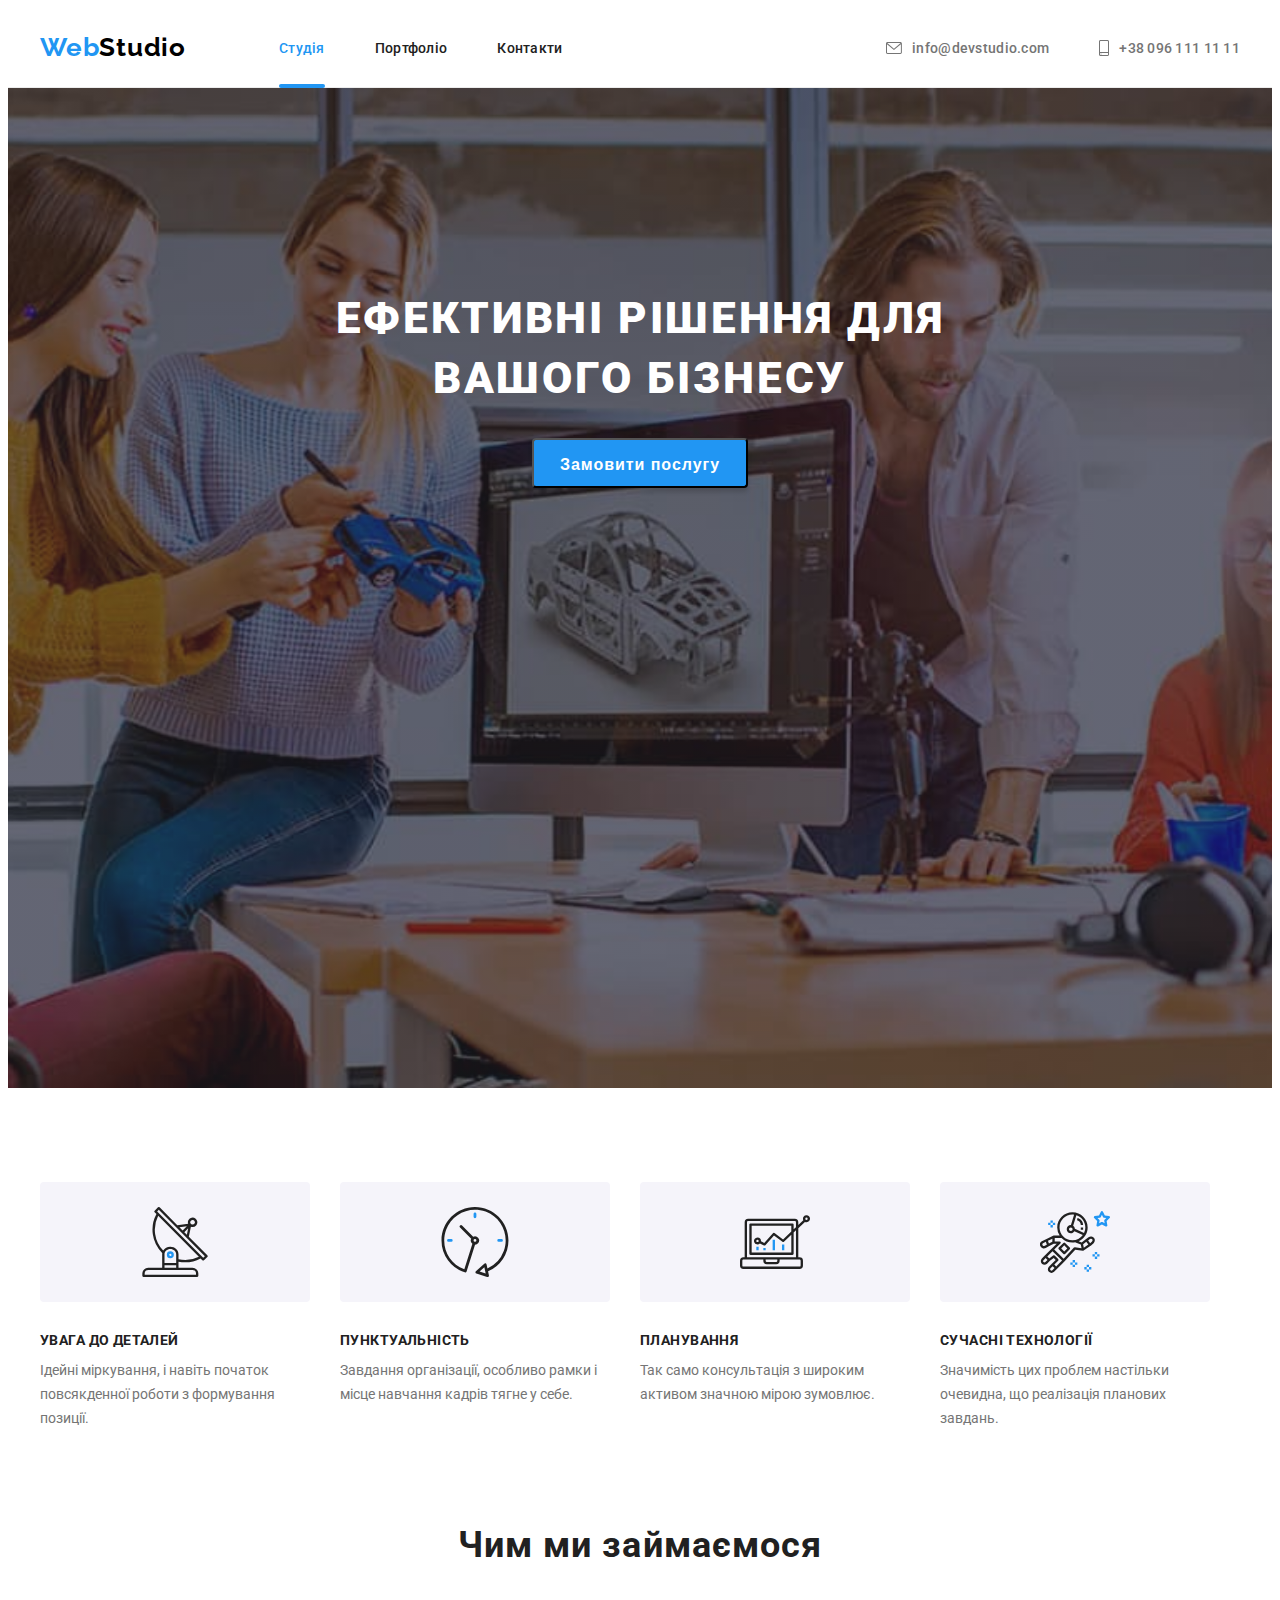
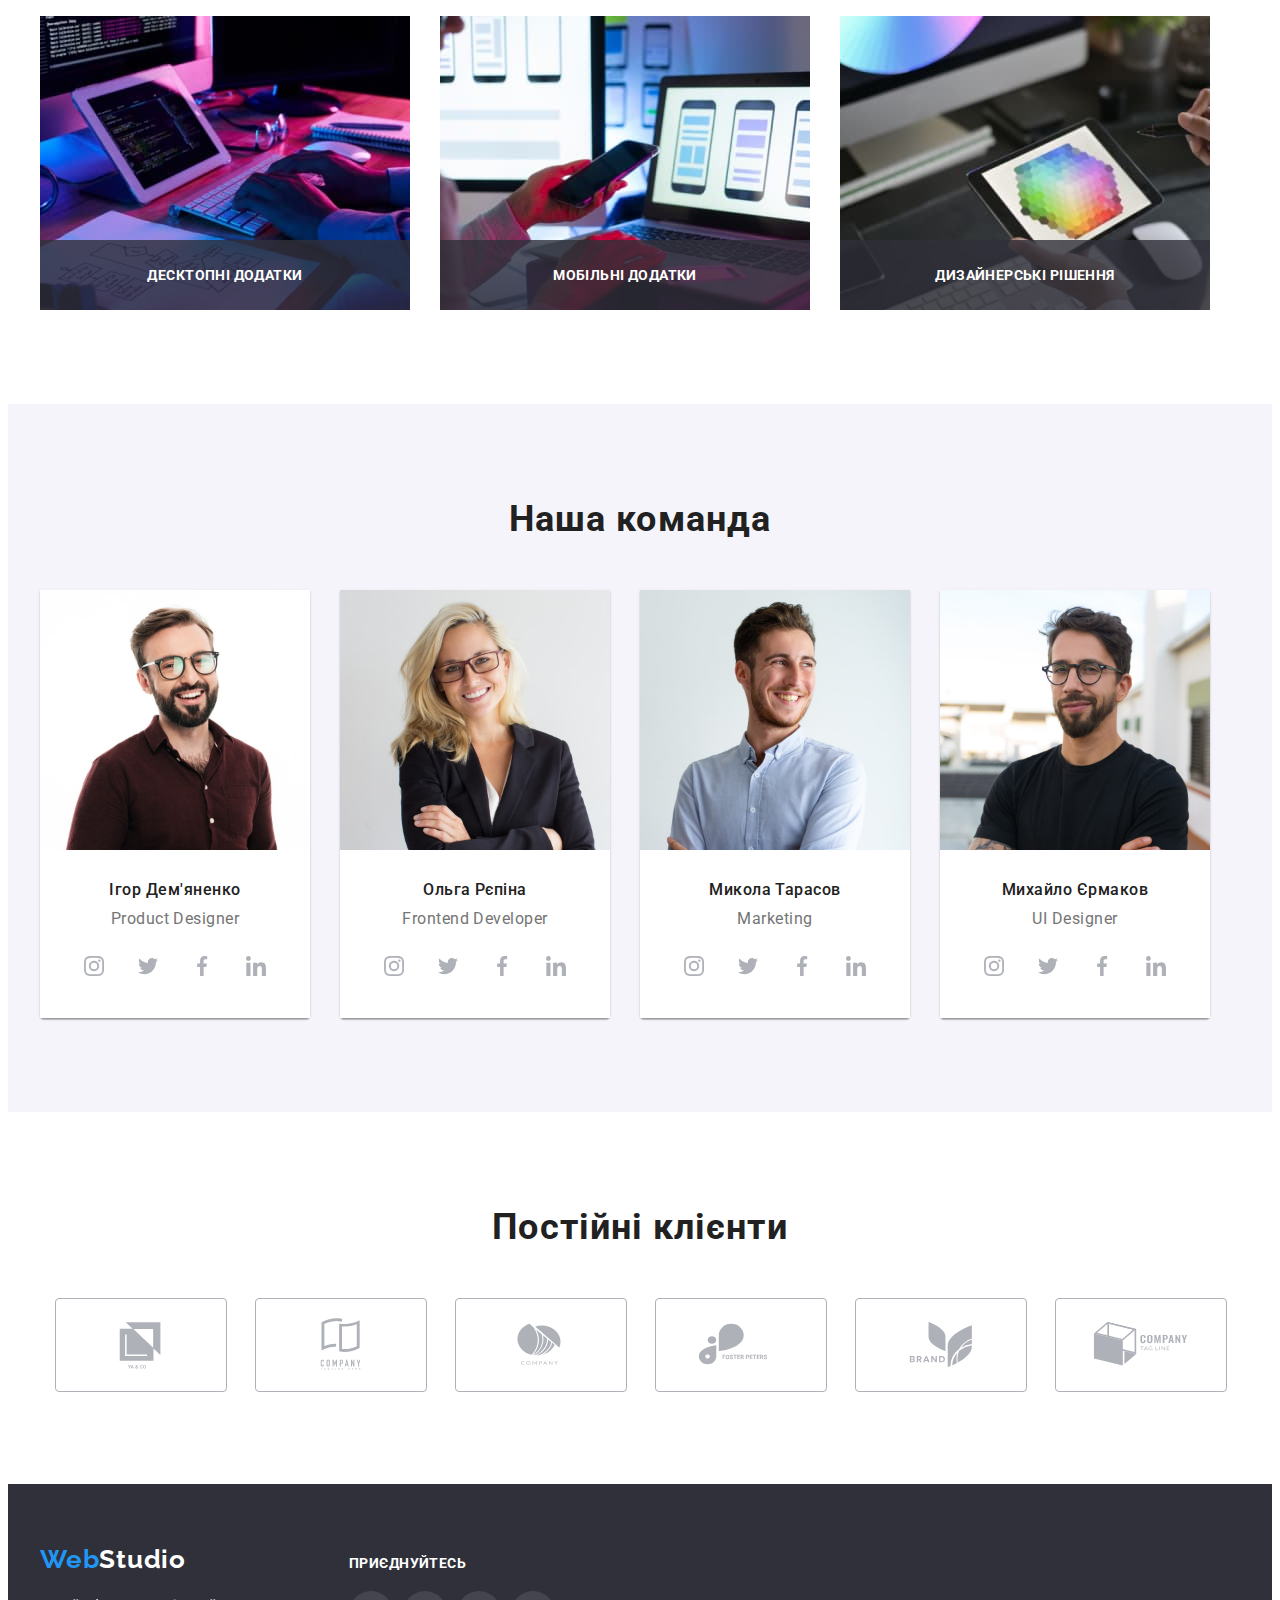
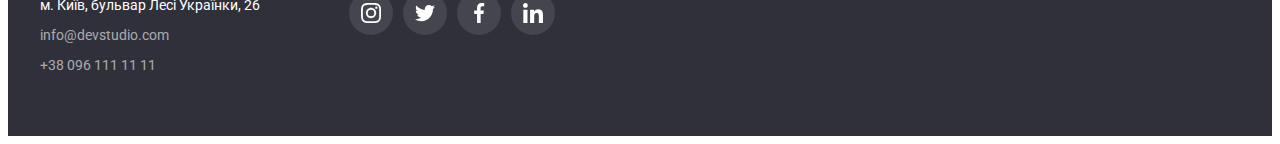
<file: index.html>
<!DOCTYPE html>
<html lang="uk">
  <head>
    <meta charset="UTF-8" />
    <meta http-equiv="X-UA-Compatible" content="IE=edge" />
    <meta name="viewport" content="width=device-width, initial-scale=1.0" />
    <title>Студія</title>
    <!-- Стилі -->
    <link
      href="https://fonts.googleapis.com/css2?family=Raleway:wght@700&family=Roboto:wght@400;500;700;900&display=swap"
      rel="stylesheet"
    />
    <!-- Нормалізатор -->
    <link
      rel="stylesheet"
      href="https://cdnjs.cloudflare.com/ajax/libs/modern-normalize/1.1.0/modern-normalize.min.css"
      integrity="sha512-wpPYUAdjBVSE4KJnH1VR1HeZfpl1ub8YT/NKx4PuQ5NmX2tKuGu6U/JRp5y+Y8XG2tV+wKQpNHVUX03MfMFn9Q=="
      crossorigin="anonymous"
      referrerpolicy="no-referrer"
    />
    <!-- Стилі -->
    <link rel="stylesheet" href="./css/styles.css" />
  </head>

  <body>
    <!-- HEADER -->
    <header class="header">
      <div class="header-container container">
        <!-- prettier-ignore -->
        <a href="" lang="en" class="logo">Web<span class="logo-header">Studio</span></a>
        <nav class="header-nav">
          <ul class="list site-nav">
            <li><a href="" class="header-link link current">Студія</a></li>
            <li><a href="./portfolio.html" class="header-link link">Портфоліо</a></li>
            <li><a href="" class="header-link link">Контакти</a></li>
          </ul>
        </nav>
        <div class="header-group">
          <a href="mailto:info@devstudio.com" class="link-contacts">
            <svg class="icon-contacts" width="16px" height="12px">
              <use href="./images/icons.svg#icon-envelope"></use>
            </svg>
            info@devstudio.com</a
          >
          <a href="tel:+380961111111" class="link-contacts">
            <svg class="icon-contacts" width="10px" height="16px">
              <use href="./images/icons.svg#icon-smartphone"></use>
            </svg>
            +38 096 111 11 11</a
          >
        </div>
      </div>
    </header>
    <main>
      <!-- HERO -->
      <section class="hero-section">
        <h1 class="hero-title">Ефективні рішення для вашого бізнесу</h1>
        <button type="button" class="hero-button" data-modal-open>Замовити послугу</button>
      </section>
      <!-- Особливості роботи -->
      <section class="section">
        <div class="container">
          <h2 class="section-title visually-hidden">корпоративні принципи роботи компанії</h2>
          <ul class="list feature-list">
            <li>
              <div class="feature-card">
                <div class="feature-item">
                  <svg class="feature-icons" width="70" height="70">
                    <use href="./images/icons.svg#icon-antenna"></use>
                  </svg>
                </div>
                <h3 class="subtitle">УВАГА ДО ДЕТАЛЕЙ</h3>
                <p class="feature-text">
                  Ідейні міркування, і навіть початок повсякденної роботи з формування позиції.
                </p>
              </div>
            </li>
            <li>
              <div class="feature-item">
                <svg class="feature-icons" width="70" height="70">
                  <use href="./images/icons.svg#icon-clock"></use>
                </svg>
              </div>
              <h3 class="subtitle">ПУНКТУАЛЬНІСТЬ</h3>
              <p class="feature-text">
                Завдання організації, особливо рамки і місце навчання кадрів тягне у себе.
              </p>
            </li>
            <li>
              <div class="feature-item">
                <svg class="feature-icons" width="70" height="70">
                  <use href="./images/icons.svg#icon-diagram"></use>
                </svg>
              </div>
              <h3 class="subtitle">ПЛАНУВАННЯ</h3>
              <p class="feature-text">
                Так само консультація з широким активом значною мірою зумовлює.
              </p>
            </li>
            <li>
              <div class="feature-item">
                <svg class="feature-icons" width="70" height="70">
                  <use href="./images/icons.svg#icon-astronaut"></use>
                </svg>
              </div>
              <h3 class="subtitle">СУЧАСНІ ТЕХНОЛОГІЇ</h3>
              <p class="feature-text">
                Значимість цих проблем настільки очевидна, що реалізація планових завдань.
              </p>
            </li>
          </ul>
        </div>
      </section>
      <!-- Зміст роботи -->
      <section class="section not-padding">
        <div class="container">
          <h2 class="section-title">Чим ми займаємося</h2>
          <ul class="list img-box">
            <li class="img-item">
              <img src="./images/img-gallery1.jpg" alt="наша робота" width="370" height="294" />
              <div class="box-overlay">
                <p class="box-text">Десктопні додатки</p>
              </div>
            </li>
            <li class="img-item">
              <img src="./images/img-gallery2.jpg" alt="наша робота" width="370" height="294" />
              <div class="box-overlay">
                <p class="box-text">Мобільні додатки</p>
              </div>
            </li>
            <li class="img-item">
              <img src="./images/img-gallery3.jpg" alt="наша робота" width="370" height="294" />
              <div class="box-overlay">
                <p class="box-text">Дизайнерські рішення</p>
              </div>
            </li>
          </ul>
        </div>
      </section>
      <!-- Команда -->
      <section class="section background">
        <div class="container">
          <h2 class="section-title">Наша команда</h2>
          <ul class="list team-list">
            <li class="team-card">
              <div class="">
                <img
                  src="./images/product-designer.jpg"
                  alt="продукт дизайнер"
                  width="270"
                  height="260"
                />
                <div class="under-foto">
                  <h4 class="team-title">Ігор Дем'яненко</h4>
                  <p class="team-text" lang="en">Product Designer</p>
                  <ul class="socials list">
                    <li class="social-item">
                      <a
                        class="social-link link"
                        href="https://instagram.com"
                        target="_blank"
                        rel="noopener noreferrer nofollow"
                        aria-label="Іконка інстаграм"
                      >
                        <svg class="social-icon" width="20" height="20">
                          <use href="./images/icons.svg#icon-instagram"></use>
                        </svg>
                      </a>
                    </li>
                    <li class="social-item">
                      <a
                        class="social-link link"
                        href="https://twitter.com"
                        target="_blank"
                        rel="noopener noreferrer nofollow"
                        aria-label="Іконка твітер"
                      >
                        <svg class="social-icon" width="20" height="20">
                          <use href="./images/icons.svg#icon-twitter"></use>
                        </svg>
                      </a>
                    </li>
                    <li class="social-item">
                      <a
                        class="social-link link"
                        href="https://facebook.com"
                        target="_blank"
                        rel="noopener noreferrer nofollow"
                        aria-label="Іконка фейсбук"
                      >
                        <svg class="social-icon" width="20" height="20">
                          <use href="./images/icons.svg#icon-facebook"></use>
                        </svg>
                      </a>
                    </li>
                    <li class="social-item">
                      <a
                        class="social-link link"
                        href="https://linkedin.com"
                        target="_blank"
                        rel="noopener noreferrer nofollow"
                        aria-label="Іконка лінкедін"
                      >
                        <svg class="social-icon" width="20" height="20">
                          <use href="./images/icons.svg#icon-linkedin"></use>
                        </svg>
                      </a>
                    </li>
                  </ul>
                </div>
              </div>
            </li>
            <li class="team-card">
              <div class="">
                <img
                  src="./images/frontend-developer.jpg"
                  alt="фронтенд розробник"
                  width="270"
                  height="260"
                />
                <div class="under-foto">
                  <h4 class="team-title">Ольга Рєпіна</h4>
                  <p class="team-text" lang="en">Frontend Developer</p>
                  <ul class="socials list">
                    <li class="social-item">
                      <a
                        class="social-link link"
                        href="https://instagram.com"
                        target="_blank"
                        rel="noopener noreferrer nofollow"
                        aria-label="Іконка інстаграм"
                      >
                        <svg class="social-icon" width="20" height="20">
                          <use href="./images/icons.svg#icon-instagram"></use>
                        </svg>
                      </a>
                    </li>
                    <li class="social-item">
                      <a
                        class="social-link link"
                        href="https://twitter.com"
                        target="_blank"
                        rel="noopener noreferrer nofollow"
                        aria-label="Іконка твітер"
                      >
                        <svg class="social-icon" width="20" height="20">
                          <use href="./images/icons.svg#icon-twitter"></use>
                        </svg>
                      </a>
                    </li>
                    <li class="social-item">
                      <a
                        class="social-link link"
                        href="https://facebook.com"
                        target="_blank"
                        rel="noopener noreferrer nofollow"
                        aria-label="Іконка фейсбук"
                      >
                        <svg class="social-icon" width="20" height="20">
                          <use href="./images/icons.svg#icon-facebook"></use>
                        </svg>
                      </a>
                    </li>
                    <li class="social-item">
                      <a
                        class="social-link link"
                        href="https://linkedin.com"
                        target="_blank"
                        rel="noopener noreferrer nofollow"
                        aria-label="Іконка лінкедін"
                      >
                        <svg class="social-icon" width="20" height="20">
                          <use href="./images/icons.svg#icon-linkedin"></use>
                        </svg>
                      </a>
                    </li>
                  </ul>
                </div>
              </div>
            </li>
            <li class="team-card">
              <div class="">
                <img src="./images/marketing.jpg" alt="маркетолог" width="270" height="260" />
                <div class="under-foto">
                  <h4 class="team-title">Микола Тарасов</h4>
                  <p class="team-text" lang="en">Marketing</p>

                  <ul class="socials list">
                    <li class="social-item">
                      <a
                        class="social-link link"
                        href="https://instagram.com"
                        target="_blank"
                        rel="noopener noreferrer nofollow"
                        aria-label="Іконка інстаграм"
                      >
                        <svg class="social-icon" width="20" height="20">
                          <use href="./images/icons.svg#icon-instagram"></use>
                        </svg>
                      </a>
                    </li>
                    <li class="social-item">
                      <a
                        class="social-link link"
                        href="https://twitter.com"
                        target="_blank"
                        rel="noopener noreferrer nofollow"
                        aria-label="Іконка твітер"
                      >
                        <svg class="social-icon" width="20" height="20">
                          <use href="./images/icons.svg#icon-twitter"></use>
                        </svg>
                      </a>
                    </li>
                    <li class="social-item">
                      <a
                        class="social-link link"
                        href="https://facebook.com"
                        target="_blank"
                        rel="noopener noreferrer nofollow"
                        aria-label="Іконка фейсбук"
                      >
                        <svg class="social-icon" width="20" height="20">
                          <use href="./images/icons.svg#icon-facebook"></use>
                        </svg>
                      </a>
                    </li>
                    <li class="social-item">
                      <a
                        class="social-link link"
                        href="https://linkedin.com"
                        target="_blank"
                        rel="noopener noreferrer nofollow"
                        aria-label="Іконка лінкедін"
                      >
                        <svg class="social-icon" width="20" height="20">
                          <use href="./images/icons.svg#icon-linkedin"></use>
                        </svg>
                      </a>
                    </li>
                  </ul>
                </div>
              </div>
            </li>
            <li class="team-card">
              <div class="">
                <img src="./images/ul-designer.jpg" alt="ул дизайнер" width="270" height="260" />
                <div class="under-foto">
                  <h4 class="team-title">Михайло Єрмаков</h4>
                  <p class="team-text" lang="en">UI Designer</p>

                  <ul class="socials list">
                    <li class="social-item">
                      <a
                        class="social-link link"
                        href="https://instagram.com"
                        target="_blank"
                        rel="noopener noreferrer nofollow"
                        aria-label="Іконка інстаграм"
                      >
                        <svg class="social-icon" width="20" height="20">
                          <use href="./images/icons.svg#icon-instagram"></use>
                        </svg>
                      </a>
                    </li>
                    <li class="social-item">
                      <a
                        class="social-link link"
                        href="https://twitter.com"
                        target="_blank"
                        rel="noopener noreferrer nofollow"
                        aria-label="Іконка твітер"
                      >
                        <svg class="social-icon" width="20" height="20">
                          <use href="./images/icons.svg#icon-twitter"></use>
                        </svg>
                      </a>
                    </li>
                    <li class="social-item">
                      <a
                        class="social-link link"
                        href="https://facebook.com"
                        target="_blank"
                        rel="noopener noreferrer nofollow"
                        aria-label="Іконка фейсбук"
                      >
                        <svg class="social-icon" width="20" height="20">
                          <use href="./images/icons.svg#icon-facebook"></use>
                        </svg>
                      </a>
                    </li>
                    <li class="social-item">
                      <a
                        class="social-link link"
                        href="https://linkedin.com"
                        target="_blank"
                        rel="noopener noreferrer nofollow"
                        aria-label="Іконка лінкедін"
                      >
                        <svg class="social-icon" width="20" height="20">
                          <use href="./images/icons.svg#icon-linkedin"></use>
                        </svg>
                      </a>
                    </li>
                  </ul>
                </div>
              </div>
            </li>
          </ul>
        </div>
      </section>
      <!-- Постійні клієнти -->
      <section class="section">
        <div class="container">
          <h2 class="section-title">Постійні клієнти</h2>
          <ul class="clients-list list">
            <li>
              <a
                class="clients-link link"
                href=""
                target="_blank"
                rel="noopener noreferrer nofollow"
                aria-label="клієнт 1"
              >
                <svg class="client-icon" width="106" height="60">
                  <use href="./images/icons.svg#icon-client1"></use>
                </svg>
              </a>
            </li>
            <li>
              <a
                class="clients-link link"
                href=""
                target="_blank"
                rel="noopener noreferrer nofollow"
                aria-label="клієнт 2"
              >
                <svg class="client-icon" width="106" height="60">
                  <use href="./images/icons.svg#icon-client2"></use>
                </svg>
              </a>
            </li>
            <li>
              <a
                class="clients-link link"
                href=""
                target="_blank"
                rel="noopener noreferrer nofollow"
                aria-label="клієнт 3"
              >
                <svg class="client-icon" width="106" height="60">
                  <use href="./images/icons.svg#icon-client3"></use>
                </svg>
              </a>
            </li>
            <li>
              <a
                class="clients-link link"
                href=""
                target="_blank"
                rel="noopener noreferrer nofollow"
                aria-label="клієнт 4"
              >
                <svg class="client-icon" width="106" height="60">
                  <use href="./images/icons.svg#icon-client4"></use>
                </svg>
              </a>
            </li>
            <li>
              <a
                class="clients-link link"
                href=""
                target="_blank"
                rel="noopener noreferrer nofollow"
                aria-label="клієнт 5"
              >
                <svg class="client-icon" width="106" height="60">
                  <use href="./images/icons.svg#icon-client5"></use>
                </svg>
              </a>
            </li>
            <li>
              <a
                class="clients-link link"
                href=""
                target="_blank"
                rel="noopener noreferrer nofollow"
                aria-label="клієнт 6"
              >
                <svg class="client-icon" width="106" height="60">
                  <use href="./images/icons.svg#icon-client6"></use>
                </svg>
              </a>
            </li>
          </ul>
        </div>
      </section>
    </main>
    <footer class="footer">
      <div class="container footer-container">
        <div class="footer-addresse">
          <!-- prettier-ignore -->
          <a href="" lang="en" class="logo">Web<span class="logo-footer">Studio</span></a>
          <address>
            <ul class="list">
              <li class="addresse">
                <a
                  href="https://goo.gl/maps/GXKJQdvFJzr9G8gM8"
                  target="_blank"
                  rel="noopener noreferrer nofollow"
                  class="link-addresse-footer"
                >
                  м. Київ, бульвар Лесі Українки, 26
                </a>
              </li>
              <li class="addresse">
                <a href="mailto:info@devstudio.com" class="link-contacts-footer"
                  >info@devstudio.com</a
                >
              </li>
              <li class="addresse">
                <a href="tel:+380961111111" class="link-contacts-footer">+38 096 111 11 11</a>
              </li>
            </ul>
          </address>
        </div>
        <div class="footer-socials">
          <h3 class="subtitle subtitle-footer">приєднуйтесь</h3>
          <ul class="socials list">
            <li class="social-item">
              <a
                class="social-link social-link-footer link"
                href="https://instagram.com"
                target="_blank"
                rel="noopener noreferrer nofollow"
                aria-label="Іконка інстаграм"
              >
                <svg class="social-icon" width="20" height="20">
                  <use href="./images/icons.svg#icon-instagram"></use>
                </svg>
              </a>
            </li>
            <li class="social-item">
              <a
                class="social-link social-link-footer link"
                href="https://twitter.com"
                target="_blank"
                rel="noopener noreferrer nofollow"
                aria-label="Іконка твітер"
              >
                <svg class="social-icon" width="20" height="20">
                  <use href="./images/icons.svg#icon-twitter"></use>
                </svg>
              </a>
            </li>
            <li class="social-item">
              <a
                class="social-link social-link-footer link"
                href="https://facebook.com"
                target="_blank"
                rel="noopener noreferrer nofollow"
                aria-label="Іконка фейсбук"
              >
                <svg class="social-icon" width="20" height="20">
                  <use href="./images/icons.svg#icon-facebook"></use>
                </svg>
              </a>
            </li>
            <li class="social-item">
              <a
                class="social-link social-link-footer link"
                href="https://linkedin.com"
                target="_blank"
                rel="noopener noreferrer nofollow"
                aria-label="Іконка лінкедін"
              >
                <svg class="social-icon" width="20" height="20">
                  <use href="./images/icons.svg#icon-linkedin"></use>
                </svg>
              </a>
            </li>
          </ul>
        </div>
      </div>
    </footer>
    <!-- Модальне вікно -->
    <div class="backdrop is-hidden" data-modal>
      <div class="modal">
        <button class="modal-btn" data-modal-close>
          <svg class="icon-btn" width="30" height="30">
            <use href="./images/icons.svg#icon-close"></use>
          </svg>
        </button>
      </div>
    </div>
    <script src="./js/modal.js"></script>
  </body>
</html>
</file>
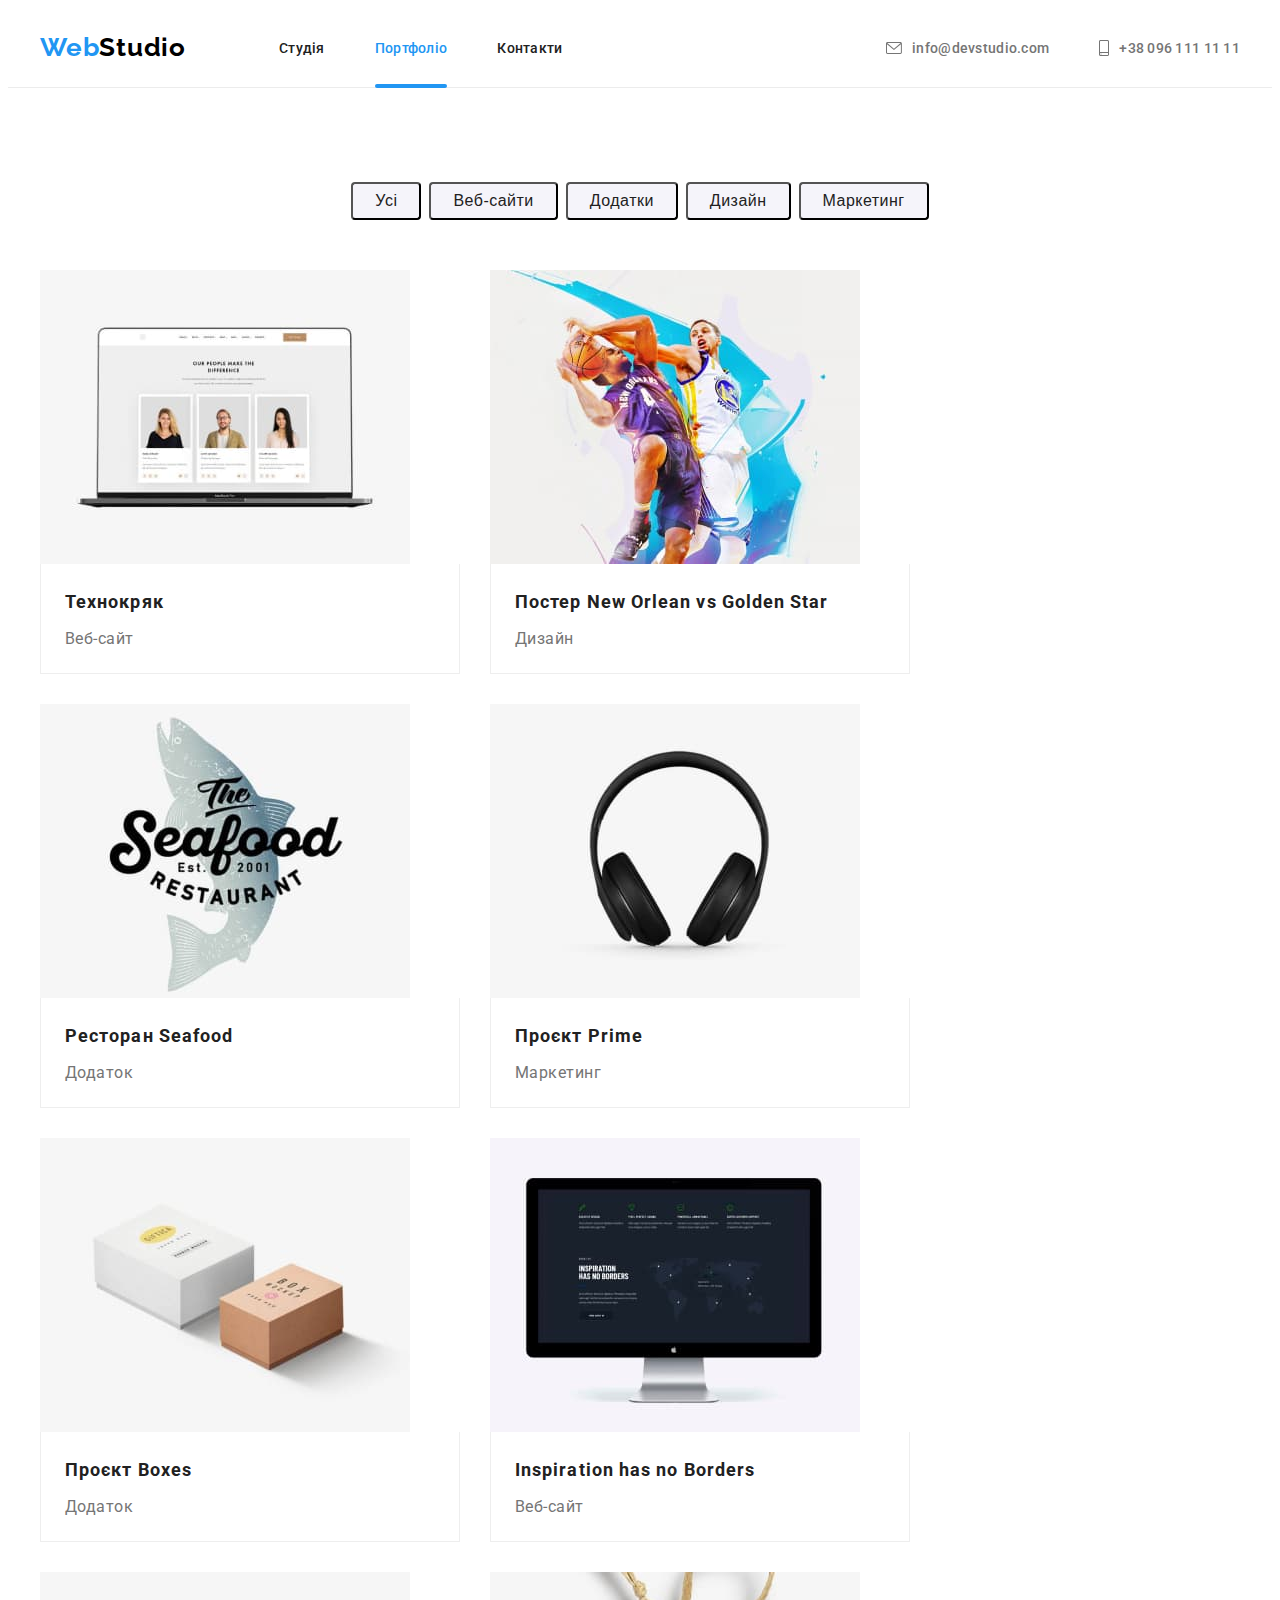
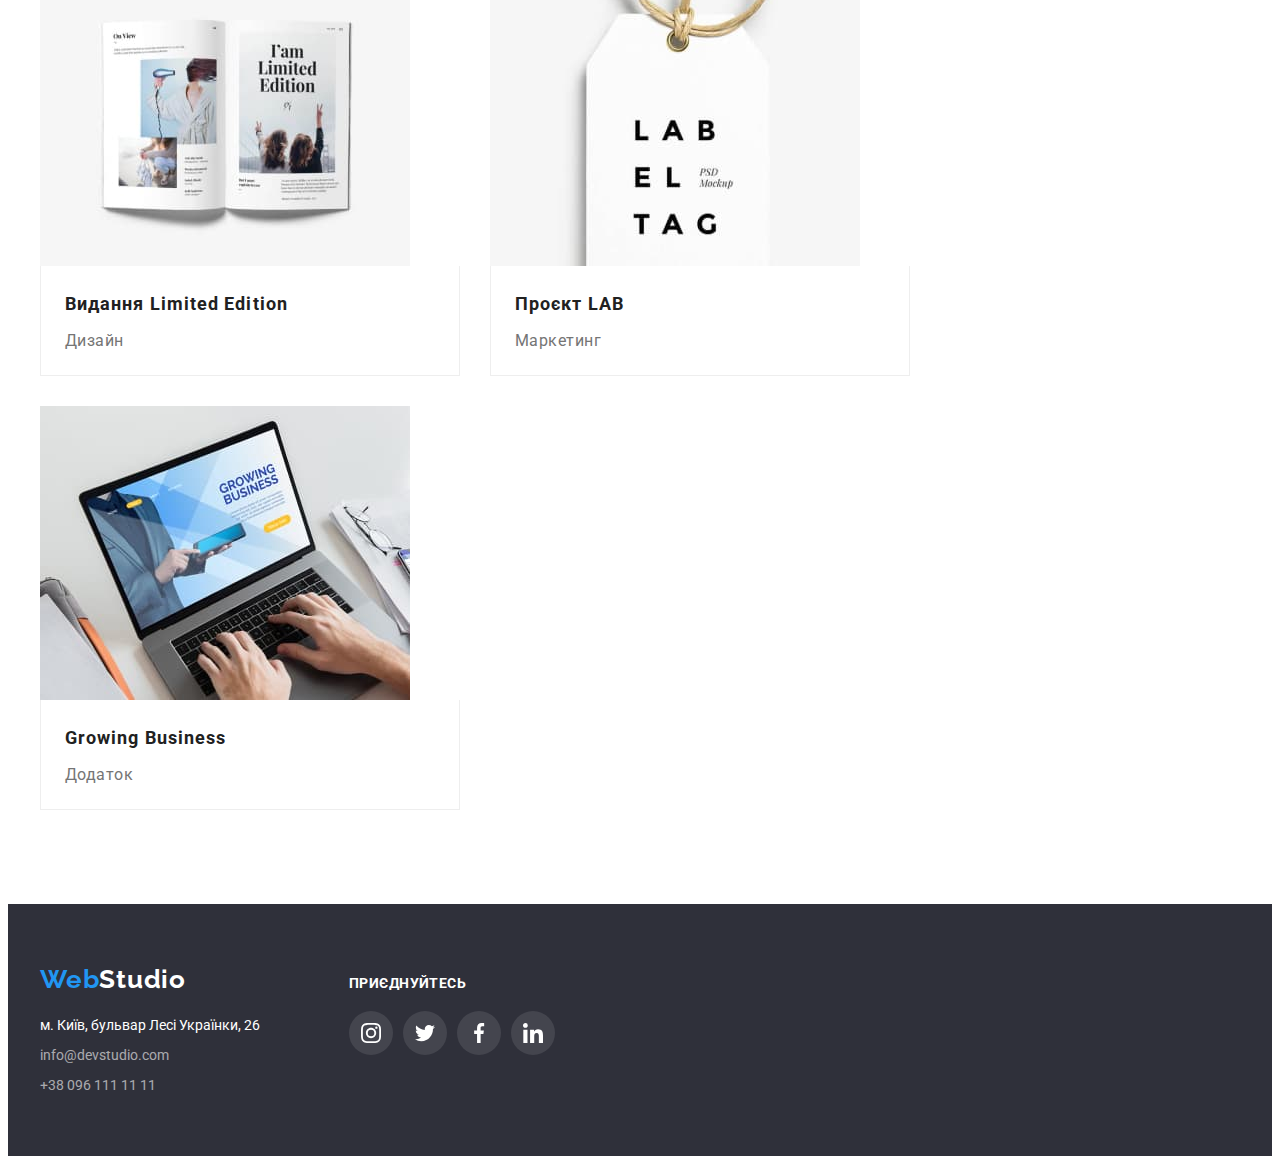
<file: portfolio.html>
<!DOCTYPE html>
<html lang="uk">
  <head>
    <meta charset="UTF-8" />
    <meta http-equiv="X-UA-Compatible" content="IE=edge" />
    <meta name="viewport" content="width=device-width, initial-scale=1.0" />
    <title>Портфоліо</title>
    <!-- Стилі -->
    <link
      href="https://fonts.googleapis.com/css2?family=Raleway:wght@700&family=Roboto:wght@400;500;700;900&display=swap"
      rel="stylesheet"
    />
    <!-- Нормалізатор -->
    <link
      rel="stylesheet"
      href="https://cdnjs.cloudflare.com/ajax/libs/modern-normalize/1.1.0/modern-normalize.min.css"
      integrity="sha512-wpPYUAdjBVSE4KJnH1VR1HeZfpl1ub8YT/NKx4PuQ5NmX2tKuGu6U/JRp5y+Y8XG2tV+wKQpNHVUX03MfMFn9Q=="
      crossorigin="anonymous"
      referrerpolicy="no-referrer"
    />
    <!-- Стилі -->
    <link rel="stylesheet" href="./css/styles.css" />
  </head>
  <body>
    <!-- HEADER -->
    <header class="header">
      <div class="header-container container">
        <!-- prettier-ignore -->
        <a href="" lang="en" class="logo">Web<span class="logo-header">Studio</span></a>
        <nav class="header-nav">
          <ul class="list site-nav">
            <li><a href="./index.html" class="header-link link">Студія</a></li>
            <li><a href="" class="header-link link current">Портфоліо</a></li>
            <li><a href="" class="header-link link">Контакти</a></li>
          </ul>
        </nav>
        <div class="header-group">
          <a href="mailto:info@devstudio.com" class="link-contacts">
            <svg class="icon-contacts" width="16px" height="12px">
              <use href="./images/icons.svg#icon-envelope"></use>
            </svg>
            info@devstudio.com</a
          >
          <a href="tel:+380961111111" class="link-contacts">
            <svg class="icon-contacts" width="10px" height="16px">
              <use href="./images/icons.svg#icon-smartphone"></use>
            </svg>
            +38 096 111 11 11</a
          >
        </div>
      </div>
    </header>
    <main>
      <section class="section">
        <div class="container">
          <h1 class="visually-hidden">Портфоліо</h1>
          <!-- Фільтр -->
          <ul class="filter list">
            <li><button class="filter-button" type="button">Усі</button></li>
            <li><button class="filter-button" type="button">Веб-сайти</button></li>
            <li><button class="filter-button" type="button">Додатки</button></li>
            <li><button class="filter-button" type="button">Дизайн</button></li>
            <li><button class="filter-button" type="button">Маркетинг</button></li>
          </ul>
          <!-- Проекти -->
          <ul class="project-list list">
            <li class="card-project">
              <div>
                <div class="project-thumb">
                  <img src="./images/techno.jpg" alt="вебсайт технокряк" width="370" height="294" />
                  <div class="project-overlay">
                    <p class="text-project-overlay">
                      Ресурс пропонує комплексні пропозиції з різним рівнем функціоналу та сервісів.
                      Все це дозволить відвідувачу отримати вичерпні відомості про компанію чи
                      приватну особу.
                    </p>
                  </div>
                </div>
                <div class="name-project">
                  <h2 class="title-portfolio">Технокряк</h2>
                  <p class="text-project">Веб-сайт</p>
                </div>
              </div>
            </li>
            <li class="card-project">
              <div>
                <div class="project-thumb">
                  <img
                    src="./images/basket.jpg"
                    alt="постер баскетбольного матчу"
                    width="370"
                    height="294"
                  />
                  <div class="project-overlay">
                    <p class="text-project-overlay">
                      Ресурс пропонує комплексні пропозиції з різним рівнем функціоналу та сервісів.
                      Все це дозволить відвідувачу отримати вичерпні відомості про компанію чи
                      приватну особу.
                    </p>
                  </div>
                </div>
                <div class="name-project">
                  <h2 class="title-portfolio">
                    Постер
                    <span lang="en">New Orlean vs Golden Star</span>
                  </h2>
                  <p class="text-project">Дизайн</p>
                </div>
              </div>
            </li>
            <li class="card-project">
              <div>
                <div class="project-thumb">
                  <img
                    src="./images/seafood.jpg"
                    alt="додаток ресторан сайфуд"
                    width="370"
                    height="294"
                  />
                  <div class="project-overlay">
                    <p class="text-project-overlay">
                      Ресурс пропонує комплексні пропозиції з різним рівнем функціоналу та сервісів.
                      Все це дозволить відвідувачу отримати вичерпні відомості про компанію чи
                      приватну особу.
                    </p>
                  </div>
                </div>
                <div class="name-project">
                  <h2 class="title-portfolio">
                    Ресторан
                    <span lang="en">Seafood</span>
                  </h2>
                  <p class="text-project">Додаток</p>
                </div>
              </div>
            </li>
            <li class="card-project">
              <div>
                <div class="projeck-thumb">
                  <div class="project-thumb">
                    <img
                      src="./images/prime.jpg"
                      alt="маркетинговий проєкт прайм"
                      width="370"
                      height="294"
                    />
                    <div class="project-overlay">
                      <p class="text-project-overlay">
                        Ресурс пропонує комплексні пропозиції з різним рівнем функціоналу та
                        сервісів. Все це дозволить відвідувачу отримати вичерпні відомості про
                        компанію чи приватну особу.
                      </p>
                    </div>
                  </div>
                </div>
                <div class="name-project">
                  <h2 class="title-portfolio">
                    Проєкт
                    <span lang="en">Prime</span>
                  </h2>
                  <p class="text-project">Маркетинг</p>
                </div>
              </div>
            </li>
            <li class="card-project">
              <div>
                <div class="project-thumb">
                  <img
                    src="./images/boxes.jpg"
                    alt="додаток проєкт боксес"
                    width="370"
                    height="294"
                  />
                  <div class="project-overlay">
                    <p class="text-project-overlay">
                      Ресурс пропонує комплексні пропозиції з різним рівнем функціоналу та сервісів.
                      Все це дозволить відвідувачу отримати вичерпні відомості про компанію чи
                      приватну особу.
                    </p>
                  </div>
                </div>
                <div class="name-project">
                  <h2 class="title-portfolio">
                    Проєкт
                    <span lang="en">Boxes</span>
                  </h2>
                  <p class="text-project">Додаток</p>
                </div>
              </div>
            </li>
            <li class="card-project">
              <div>
                <div class="project-thumb">
                  <img
                    src="./images/borders.jpg"
                    alt="вебсайт натхнення немає кордонів"
                    width="370"
                    height="294"
                  />
                  <div class="project-overlay">
                    <p class="text-project-overlay">
                      Ресурс пропонує комплексні пропозиції з різним рівнем функціоналу та сервісів.
                      Все це дозволить відвідувачу отримати вичерпні відомості про компанію чи
                      приватну особу.
                    </p>
                  </div>
                </div>
                <div class="name-project">
                  <h2 class="title-portfolio" lang="en">Inspiration has no Borders</h2>
                  <p class="text-project">Веб-сайт</p>
                </div>
              </div>
            </li>
            <li class="card-project">
              <div>
                <div class="project-thumb">
                  <img
                    src="./images/limited-edition.jpg"
                    alt="дизайн видання обмежена серія"
                    width="370"
                    height="294"
                  />
                  <div class="project-overlay">
                    <p class="text-project-overlay">
                      Ресурс пропонує комплексні пропозиції з різним рівнем функціоналу та сервісів.
                      Все це дозволить відвідувачу отримати вичерпні відомості про компанію чи
                      приватну особу.
                    </p>
                  </div>
                </div>
                <div class="name-project">
                  <h2 class="title-portfolio">
                    Видання
                    <span lang="en">Limited Edition</span>
                  </h2>
                  <p class="text-project">Дизайн</p>
                </div>
              </div>
            </li>
            <li class="card-project">
              <div>
                <div class="project-thumb">
                  <img
                    src="./images/lab.jpg"
                    alt="маркетинговий проєкт лаб"
                    width="370"
                    height="294"
                  />
                  <div class="project-overlay">
                    <p class="text-project-overlay">
                      Ресурс пропонує комплексні пропозиції з різним рівнем функціоналу та сервісів.
                      Все це дозволить відвідувачу отримати вичерпні відомості про компанію чи
                      приватну особу.
                    </p>
                  </div>
                </div>
                <div class="name-project">
                  <h2 class="title-portfolio">
                    Проєкт
                    <span lang="en">LAB</span>
                  </h2>
                  <p class="text-project">Маркетинг</p>
                </div>
              </div>
            </li>
            <li class="card-project">
              <div>
                <div class="project-thumb">
                  <img
                    src="./images/busines.jpg"
                    alt="додаток зростаючий бізнес"
                    width="370"
                    height="294"
                  />
                  <div class="project-overlay">
                    <p class="text-project-overlay">
                      Ресурс пропонує комплексні пропозиції з різним рівнем функціоналу та сервісів.
                      Все це дозволить відвідувачу отримати вичерпні відомості про компанію чи
                      приватну особу.
                    </p>
                  </div>
                </div>
                <div class="name-project">
                  <h2 class="title-portfolio" lang="en">Growing Business</h2>
                  <p class="text-project">Додаток</p>
                </div>
              </div>
            </li>
          </ul>
        </div>
      </section>
    </main>
    <footer class="footer">
      <div class="container footer-container">
        <div class="footer-addresse">
          <!-- prettier-ignore -->
          <a href="" lang="en" class="logo">Web<span class="logo-footer">Studio</span></a>
          <address>
            <ul class="list">
              <li class="addresse">
                <a
                  href="https://goo.gl/maps/GXKJQdvFJzr9G8gM8"
                  target="_blank"
                  rel="noopener noreferrer nofollow"
                  class="link-addresse-footer"
                >
                  м. Київ, бульвар Лесі Українки, 26
                </a>
              </li>
              <li class="addresse">
                <a href="mailto:info@devstudio.com" class="link-contacts-footer"
                  >info@devstudio.com</a
                >
              </li>
              <li class="addresse">
                <a href="tel:+380961111111" class="link-contacts-footer">+38 096 111 11 11</a>
              </li>
            </ul>
          </address>
        </div>
        <div class="footer-socials">
          <h3 class="subtitle subtitle-footer">приєднуйтесь</h3>
          <ul class="socials list">
            <li class="social-item">
              <a
                class="social-link social-link-footer link"
                href="https://instagram.com"
                target="_blank"
                rel="noopener noreferrer nofollow"
                aria-label="Іконка інстаграм"
              >
                <svg class="social-icon" width="20" height="20">
                  <use href="./images/icons.svg#icon-instagram"></use>
                </svg>
              </a>
            </li>
            <li class="social-item">
              <a
                class="social-link social-link-footer link"
                href="https://twitter.com"
                target="_blank"
                rel="noopener noreferrer nofollow"
                aria-label="Іконка твітер"
              >
                <svg class="social-icon" width="20" height="20">
                  <use href="./images/icons.svg#icon-twitter"></use>
                </svg>
              </a>
            </li>
            <li class="social-item">
              <a
                class="social-link social-link-footer link"
                href="https://facebook.com"
                target="_blank"
                rel="noopener noreferrer nofollow"
                aria-label="Іконка фейсбук"
              >
                <svg class="social-icon" width="20" height="20">
                  <use href="./images/icons.svg#icon-facebook"></use>
                </svg>
              </a>
            </li>
            <li class="social-item">
              <a
                class="social-link social-link-footer link"
                href="https://linkedin.com"
                target="_blank"
                rel="noopener noreferrer nofollow"
                aria-label="Іконка лінкедін"
              >
                <svg class="social-icon" width="20" height="20">
                  <use href="./images/icons.svg#icon-linkedin"></use>
                </svg>
              </a>
            </li>
          </ul>
        </div>
      </div>
    </footer>
  </body>
</html>
</file>
<file: css/styles.css>
/* основний колір тексту #757575 */
/* колір заголовків h3 #212121 */
/* основний колір фону #FFFFFF */
/* додатковий колір фону #F5F4FA */
/* колір геро и футера #2F303A */
/* колір контактів футера rgba(255, 255, 255, 0.6); */
/* колір логотип, кнопка, підсвітка #2196F3*/
/* колір кнопка герой-активна #188CE8 */
/* колір фону героя #c4c4c4 */
/* колір градієнта #2f303a66 */
/* колір іконок клієнтів #AFB1B8 */

/* призначення змінних */
:root {
  /* кольори */
  --primary-text-color: #757575;
  --title-text-color: #212121;
  --basic-white-color: #ffffff;
  --logo-web: #2196f3;
  --logo-header: #000000;
  --hero-footer-bgc: #2f303a;
  --contacts-footer-colors: #ffffff99;
  --secondary-bgc: #f5f4fa;
  --button-activ-color: #188ce8;
  --hero-bgc: #c4c4c4;
  --hero-gradient: #2f303a66;
  --client-link-color: #afb1b8;
  /* відступ у сітках */
  --indent: 30px;
  /* властивості переходів */
  --anim-time: 250ms;
  --anim-ft: cubic-bezier(0.4, 0, 0.2, 1);
}

/* body */
body {
  font-family: Roboto, sans-serif;
  font-size: 14px;

  color: var(--primary-text-color);
  background-color: var(--basic-white-color);
}

.background {
  background-color: var(--secondary-bgc);
}

h1,
h2,
h3,
h4,
h5,
h6,
p {
  margin: 0;
}
.list {
  margin: 0;
  padding: 0;

  list-style: none;
}

.container {
  width: 1200px;
  padding-left: 15px;
  padding-right: 15px;
  margin-left: auto;
  margin-right: auto;

  /* outline: 2px solid red; */
}

img {
  display: block;
  max-width: 100%;
  height: auto;
}

.visually-hidden {
  position: absolute;
  white-space: nowrap;
  width: 1px;
  height: 1px;
  overflow: hidden;
  border: 0;
  padding: 0;
  clip: rect(0 0 0 0);
  clip-path: inset(50%);
  margin: -1px;
}

/* Header */

.header {
  border-bottom: 1px solid #ececec;
}
/* логотип*/
.logo {
  margin-right: 93px;

  font-weight: 700;
  font-size: 26px;
  line-height: calc(31 / 26);
  letter-spacing: 0.03em;
  text-decoration: none;

  color: var(--logo-web);
  font-family: 'Raleway';
}
.logo-header {
  color: var(--logo-header);
}

/* кнопки навігації */
.site-nav .link {
  position: relative;

  font-weight: 500;
  font-size: 14px;
  line-height: calc(16 / 14);
  letter-spacing: 0.02em;
  text-decoration: none;

  color: var(--title-text-color);

  transition-property: color;
  transition-duration: var(--anim-time);
  transition-timing-function: var(--anim-ft);
}

.site-nav .link:hover,
.site-nav .link:focus {
  color: var(--logo-web);
}

.link.current {
  color: var(--logo-web);
}

.link.current::after {
  position: absolute;
  bottom: -1px;
  left: 0;

  content: '';
  width: 100%;
  height: 4px;

  border-radius: 2px;
  background-color: var(--logo-web);
}

.header-nav {
  margin-right: auto;
}

/* ссилки на пошту і телефон */
.link-contacts {
  display: flex;
  align-items: center;
  gap: 10px;

  font-weight: 500;
  font-size: 14px;
  line-height: calc(16 / 14);
  letter-spacing: 0.02em;
  text-decoration: none;
  color: var(--primary-text-color);

  transition-property: color;
  transition-duration: var(--anim-time);
  transition-timing-function: var(--anim-ft);
}

.icon-contacts {
  fill: currentColor;
}

.link-contacts:hover,
.link-contacts:focus {
  color: var(--logo-web);
}

/* Флекс хедера */
.header-container {
  display: flex;
  align-items: center;
}

.site-nav {
  display: flex;
  align-items: center;
  gap: 50px;
}

.header-group {
  display: flex;
  align-items: center;
  gap: 50px;
}

.header-link,
.link-contacts {
  padding-top: 32px;
  padding-bottom: 31px;
}

/* HERO */

.hero-section {
  max-width: 1600px;
  height: 600px;
  padding: 200px 0;
  margin: 0 auto;

  text-align: center;

  background-color: var(--hero-bgc);
  background-image: linear-gradient(var(--hero-gradient), var(--hero-gradient)),
    url(../images/img-bgi.jpg);
  background-repeat: no-repeat;
  background-size: cover;
  background-position: center;
}
.hero-title {
  width: 696px;
  margin: 0 auto 30px;

  font-weight: 900;
  font-size: 44px;
  line-height: calc(60 / 44);
  letter-spacing: 0.06em;
  text-transform: uppercase;

  color: var(--basic-white-color);
}

.hero-button {
  width: 216px;
  height: 50px;
  padding: 10px 26px;

  font-weight: 700;
  font-size: 16px;
  line-height: calc(30 / 16);
  letter-spacing: 0.06em;
  color: var(--basic-white-color);

  background-color: var(--logo-web);
  box-shadow: 0px 4px 4px #00000026;
  border-radius: 4px;
  cursor: pointer;

  transition-property: background-color;
  transition-duration: var(--anim-time);
  transition-timing-function: var(--anim-ft);
}

.hero-button:hover,
.hero-button:focus {
  background-color: var(--button-activ-color);
}

/* Main */

.section {
  padding-top: 94px;
  padding-bottom: 94px;

  /* background-color: aquamarine; */
}
.not-padding {
  padding-top: 0;
}
.section-title {
  margin-bottom: 50px;

  font-weight: 700;
  font-size: 36px;
  line-height: calc(42 / 36);
  text-align: center;
  letter-spacing: 0.03em;

  color: var(--title-text-color);
}

/* Особливості роботи */

.subtitle {
  margin-bottom: 10px;

  font-weight: 700;
  font-size: 14px;
  line-height: calc(16 / 14);
  letter-spacing: 0.03em;
  text-transform: uppercase;

  color: var(--title-text-color);
}

.feature-item {
  display: flex;
  width: 270px;
  height: 120px;
  justify-content: center;
  align-items: center;
  margin-bottom: 30px;

  background-color: var(--secondary-bgc);

  border-radius: 4px;
}

.feature-text {
  width: 270px;

  line-height: calc(24 / 14);
}
.feature-list {
  display: flex;
}

.feature-list > li:not(:last-child) {
  margin-right: 30px;
}

/* Зміст роботи */

.img-box {
  display: flex;
  flex-wrap: wrap;
  gap: var(--indent);
  --items: 3;
}

.img-item {
  position: relative;

  flex-basis: calc((100%- (var(--items)-1) * var(--indent))) / var(--items);
}

.box-overlay {
  position: absolute;
  bottom: 0;

  display: flex;
  justify-content: center;
  align-items: center;
  width: 100%;
  height: 70px;

  background: #2f303acc;
}

.box-text {
  font-weight: 700;
  font-size: 14px;
  line-height: calc(16 / 14);
  letter-spacing: 0.03em;
  text-transform: uppercase;
  color: var(--basic-white-color);
}

/* Команда */

.team-title {
  margin-bottom: 10px;

  font-weight: 500;
  font-size: 16px;
  line-height: calc(19 / 16);
  letter-spacing: 0.03em;

  color: var(--title-text-color);
}

.team-text {
  margin-bottom: 16px;

  font-weight: 400;
  font-size: 16px;
  line-height: calc(19 / 16);
  text-align: center;
  letter-spacing: 0.03em;
}

.under-foto {
  padding: 30px 0;

  text-align: center;
  width: 270px;

  background-color: var(--basic-white-color);
}

.team-list {
  display: flex;
  flex-wrap: wrap;
  gap: var(--indent);
  --items: 4;
}

.team-card {
  flex-basis: calc((100%- (var(--items)-1) * var(--indent))) / var(--items);

  border-radius: 0px 0px 4px 4px;
  box-shadow: 0px 1px 3px rgba(0, 0, 0, 0.12), 0px 1px 1px rgba(0, 0, 0, 0.14),
    0px 2px 1px rgba(0, 0, 0, 0.2);
}

.socials {
  display: flex;
  justify-content: center;
  align-items: center;
  gap: 10px;
}

.social-item {
  width: 44px;
  height: 44px;
}

.social-link {
  display: flex;
  justify-content: center;
  align-items: center;
  width: 100%;
  height: 100%;

  color: #afb1b8;

  background-color: var(--basic-white-color);
  border-radius: 50%;

  transition-property: color, background-color;
  transition-duration: var(--anim-time);
  transition-timing-function: var(--anim-ft);
}

.social-icon {
  fill: currentColor;
}

.social-link:hover,
.social-link:focus {
  color: var(--basic-white-color);

  background-color: #2196f3;
}

/* Постійні клієнти */

.clients-list {
  display: flex;
  justify-content: center;
  align-items: center;
  gap: 30px;
}
.clients-list > li {
  width: 170px;
  height: 92px;
}

.clients-link {
  display: flex;
  justify-content: center;
  align-items: center;
  width: 100%;
  height: 100%;

  color: var(--client-link-color);

  border: 1px solid var(--client-link-color);
  border-radius: 4px;

  transition-property: color, border;
  transition-duration: var(--anim-time);
  transition-timing-function: var(--anim-ft);
}

.client-icon {
  fill: currentColor;
}

.clients-link:hover,
.clients-link:focus {
  color: var(--logo-web);

  border: 1px solid var(--logo-web);
}

/* FOOTER */

.footer {
  padding: 60px 0;

  line-height: calc(21 / 14);

  background-color: var(--hero-footer-bgc);
}
.logo-footer {
  color: var(--basic-white-color);
}

.link-addresse-footer {
  text-decoration: none;
  font-style: normal;

  color: var(--basic-white-color);

  transition-property: color;
  transition-duration: var(--anim-time);
  transition-timing-function: var(--anim-ft);
}

.link-addresse-footer:hover,
.link-addresse-footer:focus {
  color: var(--logo-web);
}

.link-contacts-footer {
  text-decoration: none;
  font-style: normal;

  color: var(--contacts-footer-colors);

  transition-property: color;
  transition-duration: var(--anim-time);
  transition-timing-function: var(--anim-ft);
}

address {
  margin-top: 20px;
}

.addresse:not(:last-child) {
  margin-bottom: 9px;
}

.link-contacts-footer:hover,
.link-contacts-footer:focus {
  color: var(--logo-web);
}

.subtitle-footer {
  margin-bottom: 20px;

  color: var(--basic-white-color);
}
.footer-container {
  display: flex;
  align-items: baseline;
}

.footer-addresse {
  margin-right: 70px;
}

.social-link-footer {
  background-color: #ffffff1a;
}

.social-link-footer > .social-icon {
  fill: var(--basic-white-color);
}

/* Портфоліо */

.filter-button {
  display: flex;
  justify-content: center;
  align-items: center;
  height: 38px;
  padding: 0 22px;

  font-weight: 500;
  font-size: 16px;
  line-height: calc(26 / 16);
  letter-spacing: 0.03em;
  color: var(--title-text-color);

  background-color: var(--secondary-bgc);
  border-radius: 4px;
  cursor: pointer;

  transition-property: color, background-color, box-shadow;
  transition-duration: var(--anim-time);
  transition-timing-function: var(--anim-ft);
}

.filter {
  display: flex;
  gap: 8px;
  justify-content: center;
  align-items: center;
  margin-bottom: 50px;
}

.filter-button:hover,
.filter-button:focus {
  color: var(--basic-white-color);

  background-color: var(--logo-web);

  box-shadow: 0px 3px 1px #0000001a, 0px 1px 2px #00000014, 0px 2px 2px #0000001f;
}

.title-portfolio {
  margin-bottom: 4px;

  font-weight: 700;
  font-size: 18px;
  line-height: calc(36 / 18);
  letter-spacing: 0.06em;

  color: var(--title-text-color);
}

.name-project {
  width: 370px;
  padding: 20px 24px 19px;

  border-right: 1px solid #eeeeee;
  border-bottom: 1px solid #eeeeee;
  border-left: 1px solid #eeeeee;
}

.text-project {
  font-size: 16px;
  line-height: calc(30 / 16);
  letter-spacing: 0.03em;
}

.project-list {
  display: flex;
  flex-wrap: wrap;
  gap: var(--indent);

  --items: 3;
}

.card-project {
  max-height: 404px;
  flex-basis: calc((100%- (var(--items)-1) * var(--indent))) / var(--items);

  transition-property: box-shadow;
  transition-duration: var(--anim-time);
  transition-timing-function: var(--anim-ft);
}

.card-project:hover,
.card-project:focus {
  box-shadow: 0px 1px 1px #0000001f, 0px 4px 4px #0000000f, 1px 4px 6px #00000029;
}

.project-thumb {
  position: relative;
  overflow: hidden;
}

.project-overlay {
  position: absolute;
  top: 0;
  left: 0;

  display: flex;
  align-items: center;

  padding: 0 24px;
  width: 100%;
  height: 100%;

  background: #2196f3e6;

  transform: translateY(100%);
  transition-property: transform;
  transition-duration: var(--anim-time);
  transition-timing-function: var(--anim-ft);

  user-select: none;
}

.text-project-overlay {
  font-weight: 400;
  font-size: 18px;
  line-height: calc(28 / 18);
  letter-spacing: 0.03em;
  color: var(--basic-white-color);
}

.card-project:hover .project-overlay {
  transform: translateY(0);
}

/* Модальне вікно */

.backdrop {
  position: fixed;
  top: 0;
  left: 0;

  width: 100%;
  height: 100%;

  background-color: #00000033;

  transition-property: opacity, visibility;
  transition-duration: var(--anim-time);
  transition-timing-function: var(--anim-ft);
}

.backdrop.is-hidden {
  opacity: 0;
  visibility: hidden;
  pointer-events: none;
}

.modal {
  position: absolute;
  top: 50%;
  left: 50%;
  transform: translateX(-50%) translateY(-50%);

  width: 528px;
  height: 581px;

  background: var(--basic-white-color);
  box-shadow: 0px 1px 3px rgba(0, 0, 0, 0.12), 0px 1px 1px rgba(0, 0, 0, 0.14),
    0px 2px 1px rgba(0, 0, 0, 0.2);
  border-radius: 4px;

  transition-property: opasity, transform;
  transition-duration: var(--anim-time);
  transition-timing-function: var(--anim-ft);
}

.backdrop.is-hidden .modal {
  opacity: 0;
  transform: translate(-50%, 75%) scale(0.2);
}

.modal-btn {
  position: absolute;
  top: 8px;
  right: 8px;

  padding: 0;
  display: inline-flex;
  justify-content: center;
  align-items: center;

  color: #0000001a;

  border-radius: 50%;
  background: var(--basic-white-color);
  border: 1px solid #0000001a;
  cursor: pointer;
}

.modal-btn {
  fill: currentColor;
}
</file>
